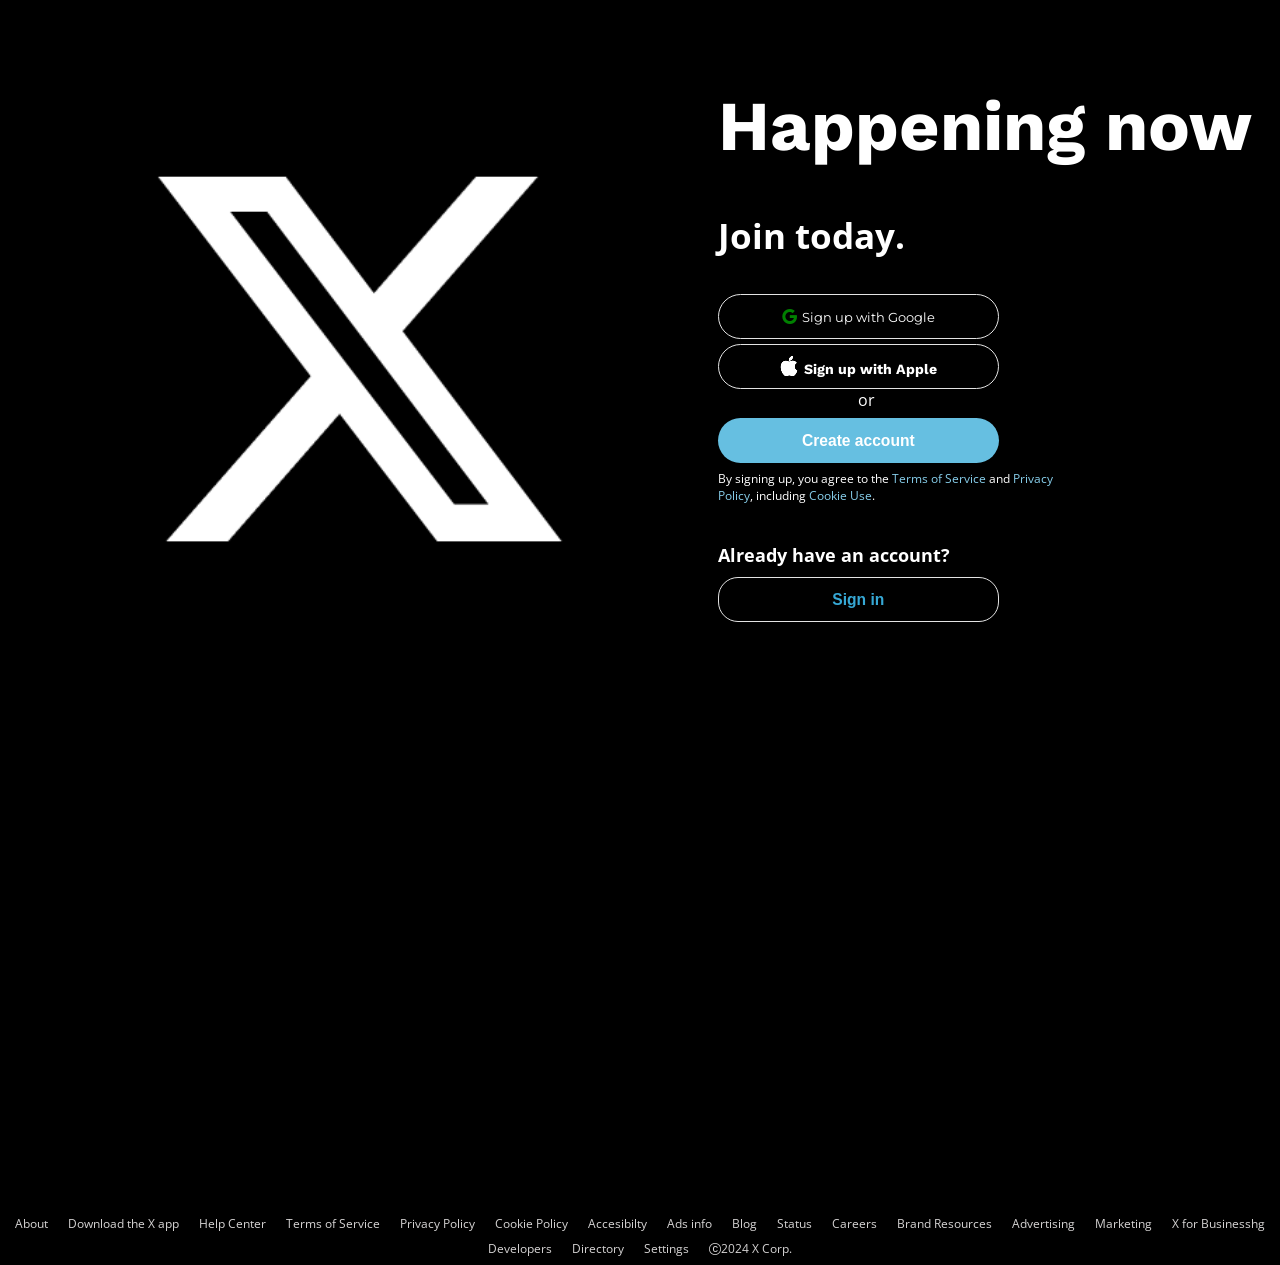
<file: index.html>
<!DOCTYPE html>
<html lang="en">
<head>
    <meta charset="UTF-8">
    <meta name="viewport" content="width=device-width, initial-scale=1.0">
    <title>X-TWITTER</title>
    <link rel="stylesheet" href="twit.css">
    <link href="https://fonts.googleapis.com/css2?family=Bebas+Neue&family=Honk&family=Jost:ital,wght@0,100..900;1,100..900&family=Lexend:wght@100..900&family=M+PLUS+Rounded+1c&family=Manrope:wght@200..800&family=Merienda:wght@300..900&family=Montserrat:ital,wght@0,100..900;1,100..900&family=Noto+Sans+Cham:wght@100..900&family=Open+Sans:ital,wght@0,300..800;1,300..800&family=Poppins:ital,wght@0,100;0,200;0,300;0,400;0,500;0,600;0,700;0,800;0,900;1,100;1,200;1,300;1,400;1,500;1,600;1,700;1,800;1,900&family=Roboto+Condensed:ital,wght@0,100..900;1,100..900&family=Roboto:ital,wght@0,100;0,300;0,400;0,500;0,700;0,900;1,100;1,300;1,400;1,500;1,700;1,900&family=Rubik+Doodle+Shadow&family=Rubik:ital,wght@0,300..900;1,300..900&display=swap" rel="stylesheet">
    <link href="https://fonts.googleapis.com/css2?family=Bebas+Neue&family=Honk&family=Jost:ital,wght@0,100..900;1,100..900&family=Lexend:wght@100..900&family=M+PLUS+Rounded+1c&family=Manrope:wght@200..800&family=Merienda:wght@300..900&family=Montserrat:ital,wght@0,100..900;1,100..900&family=Noto+Sans+Cham:wght@100..900&family=Open+Sans:ital,wght@0,300..800;1,300..800&family=Poppins:ital,wght@0,100;0,200;0,300;0,400;0,500;0,600;0,700;0,800;0,900;1,100;1,200;1,300;1,400;1,500;1,600;1,700;1,800;1,900&family=Roboto+Condensed:ital,wght@0,100..900;1,100..900&family=Roboto:ital,wght@0,100;0,300;0,400;0,500;0,700;0,900;1,100;1,300;1,400;1,500;1,700;1,900&family=Rubik+Doodle+Shadow&family=Rubik:ital,wght@0,300..900;1,300..900&family=Work+Sans:ital,wght@0,100..900;1,100..900&display=swap" rel="stylesheet">
    <link rel="stylesheet" href="https://cdn.jsdelivr.net/npm/bootstrap-icons@1.11.3/font/bootstrap-icons.min.css">
</head>
<body>
    
<section class="container">

<div class="cont">
    <div class="X"></div>
    <div class="side">
        <h1>Happening now</h1>
        <h3>Join today.</h3>
        <button class="butt"><i class="bi bi-google"></i>Sign up with Google</button>
        <button class="butt1"><h5><i class="bi bi-apple"></i>Sign up with Apple</h5></button>
        <p class="paragraph">or</p>
        <button class="butt3"><h3>Create account</h3></button>
        <p style="font-size: 12px; padding-top: 7px;">By signing up, you agree to the <span>Terms of Service</span> and <span> Privacy <br>Policy</span>, including <span>Cookie Use</span>.
        </p>
        <h5>Already have an account?</h5>
        <a href="Home.html"><button class="butt4"><h3>Sign in</h3></button></a>
        
    </div>
</div>
     
   <div class="about">
    <a href="">About</a>
    <a href="">Download the X app</a>
    <a href="">Help Center</a>
    <a href="">Terms of Service</a>
    <a href="">Privacy Policy</a>
    <a href="">Cookie Policy</a>
    <a href="">Accesibilty</a>
    <a href="">Ads info</a>
    <a href="">Blog</a>
    <a href="">Status</a>
    <a href="">Careers</a>
    <a href="">Brand Resources</a>
    <a href="">Advertising</a>
    <a href="">Marketing</a>
    <a href="">X for Businesshg</a>
   </div>
   <div class="about2">
    <a href="">Developers</a>
    <a href="">Directory</a>
    <a href="">Settings</a>
    <a href=""><i class="bi bi-c-circle"></i>2024 X Corp.</a>
   </div>

</section>

</body>
</html>
</file>
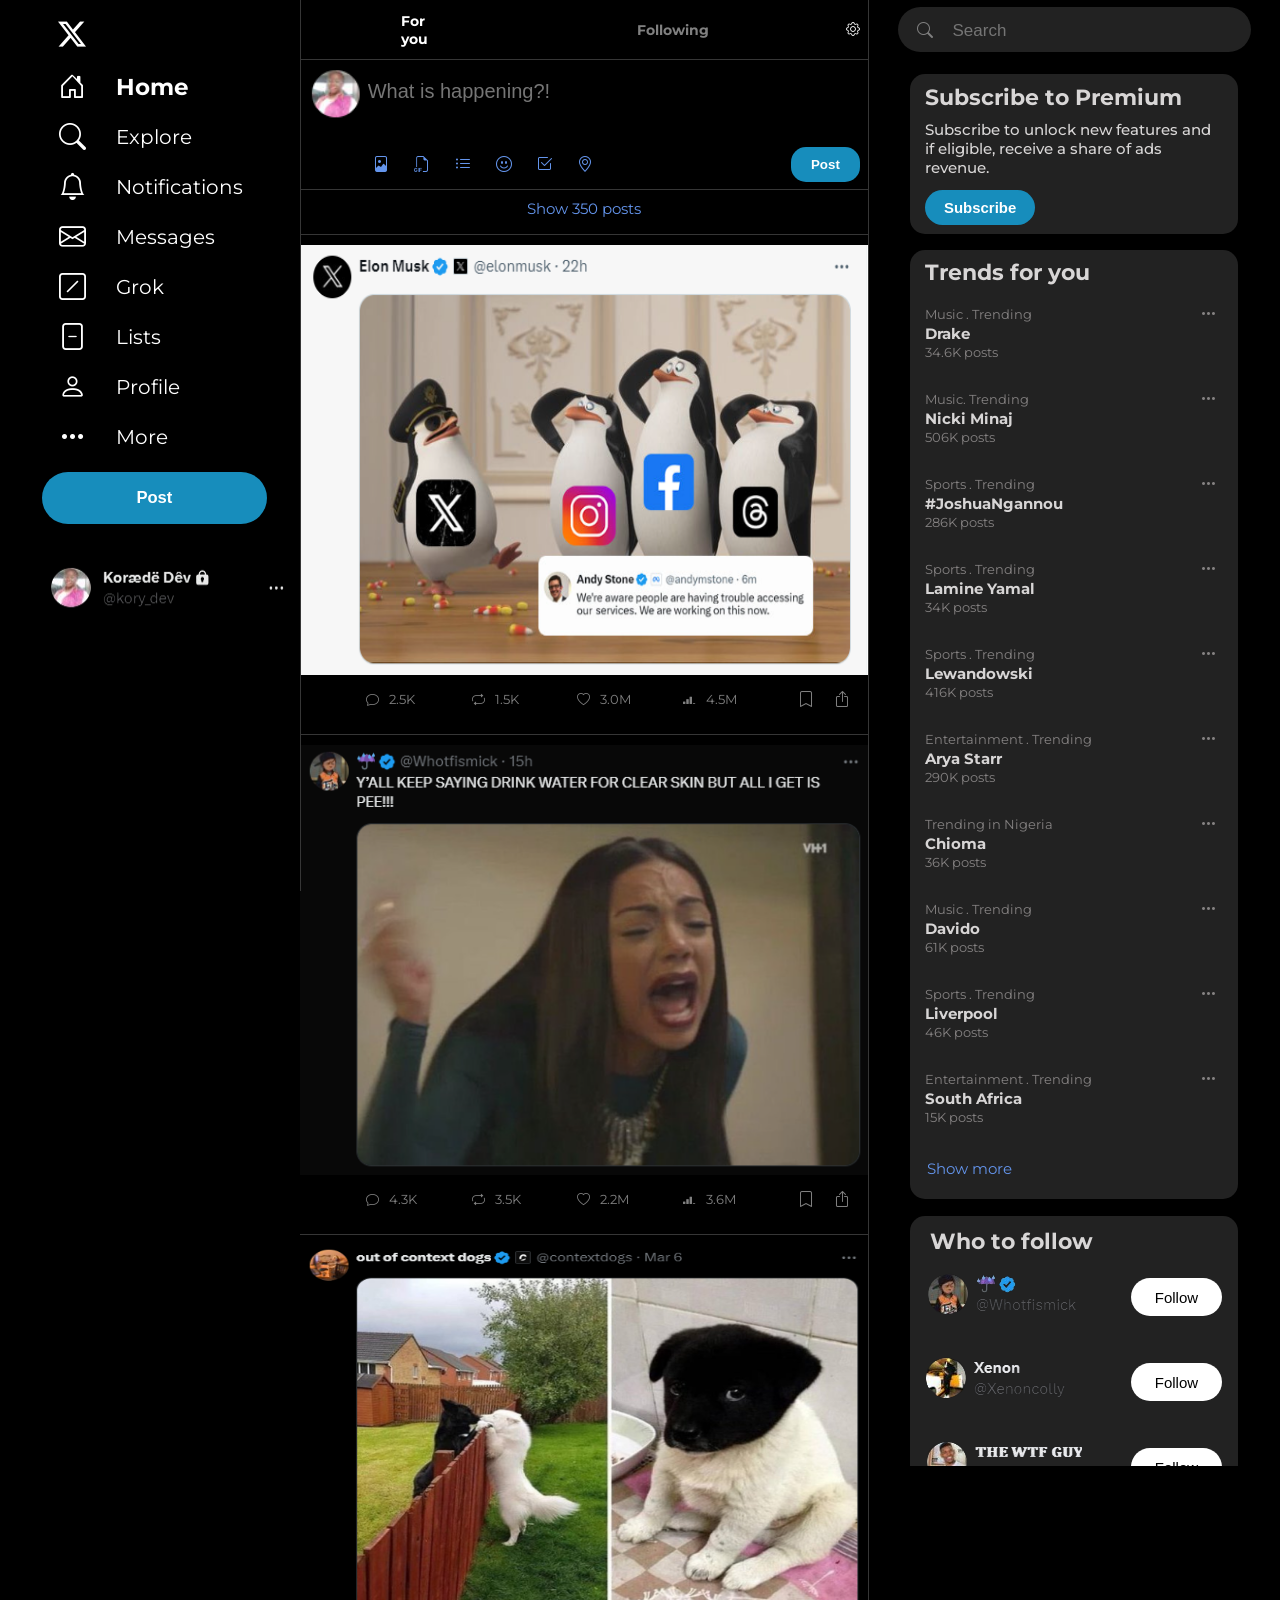
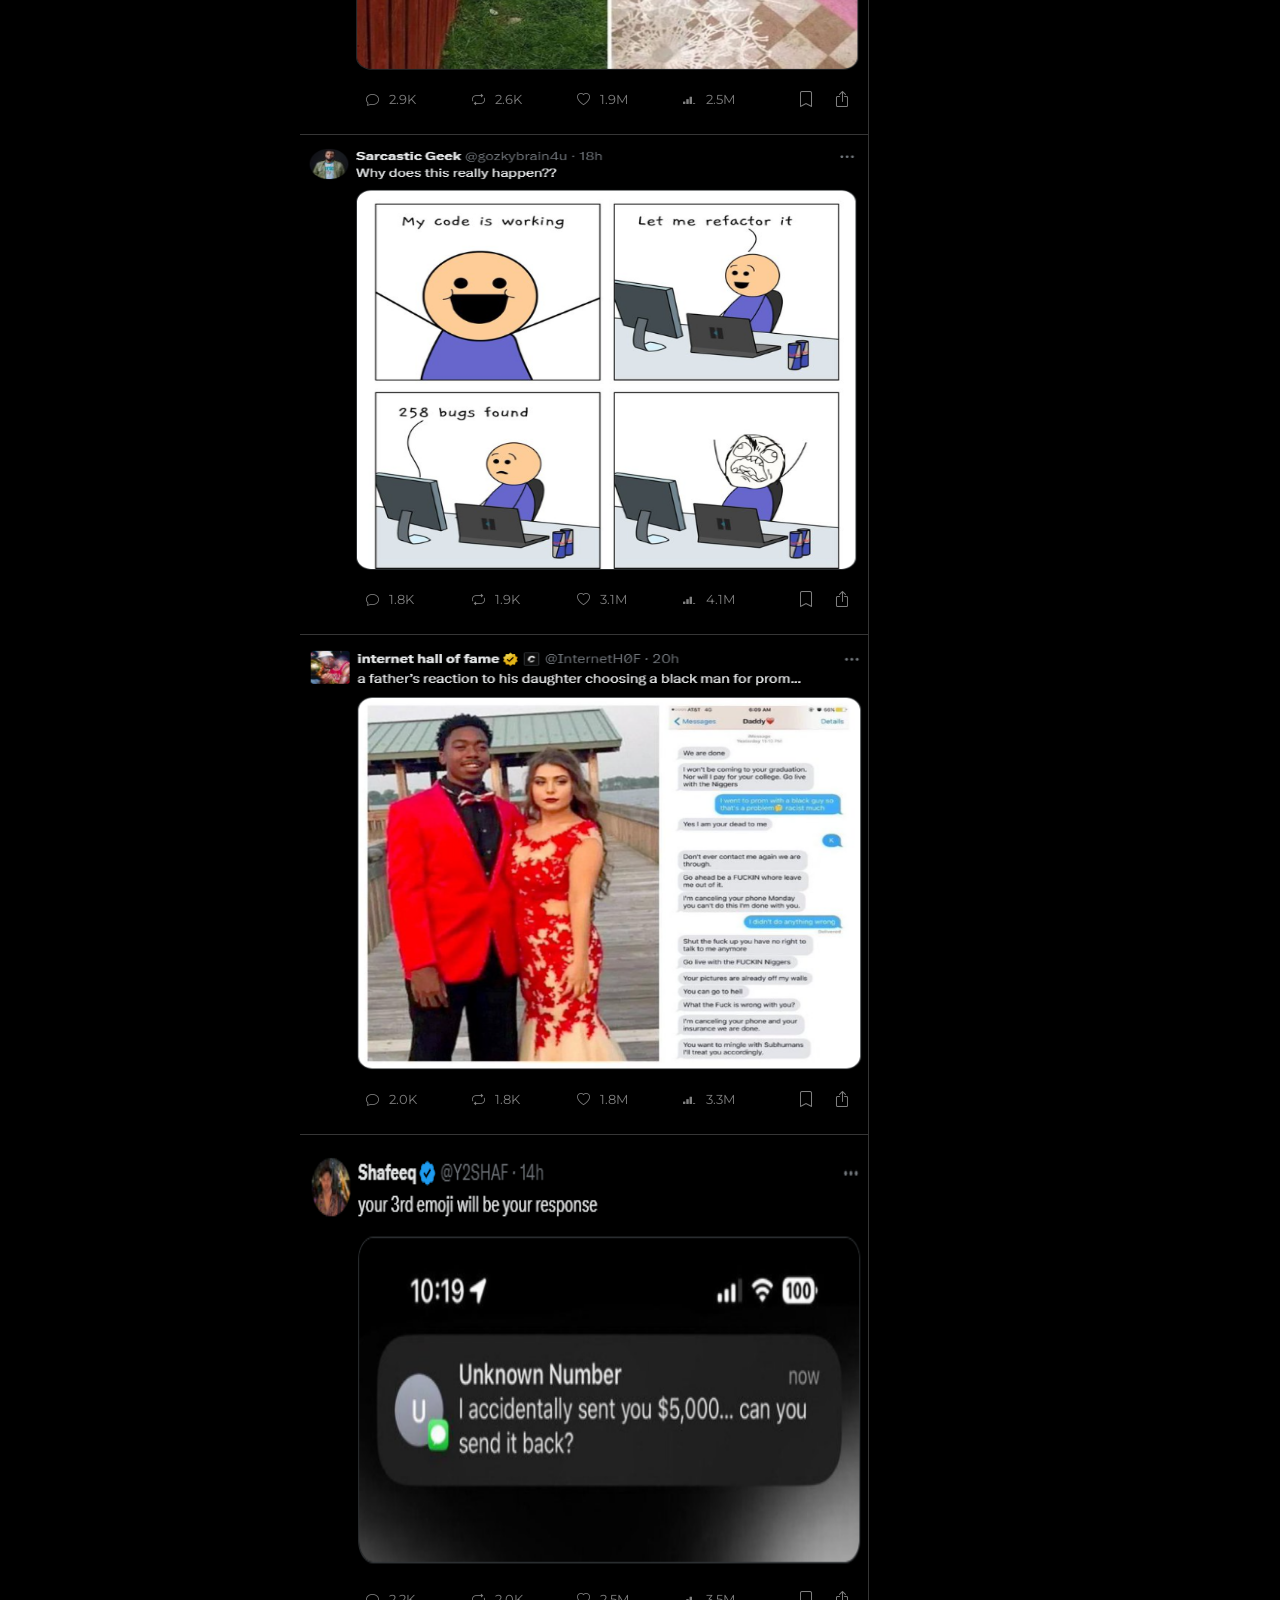
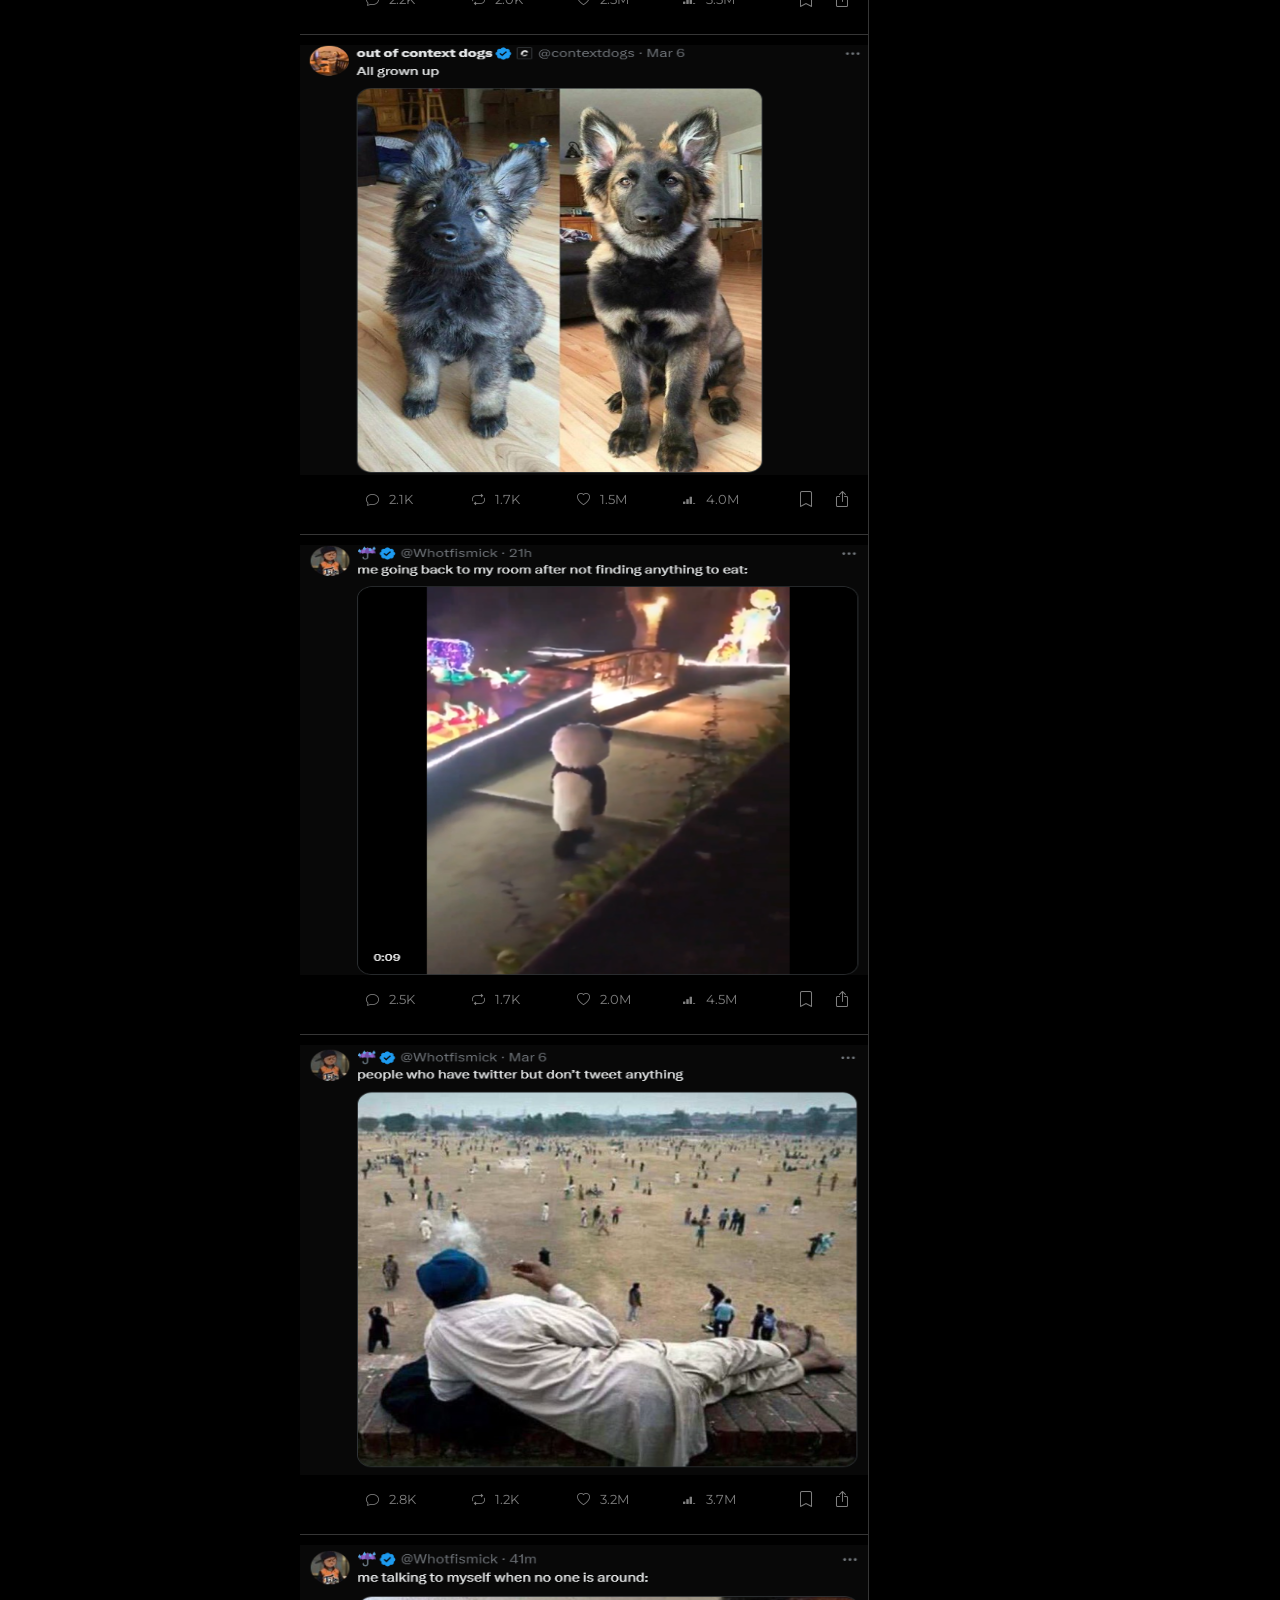
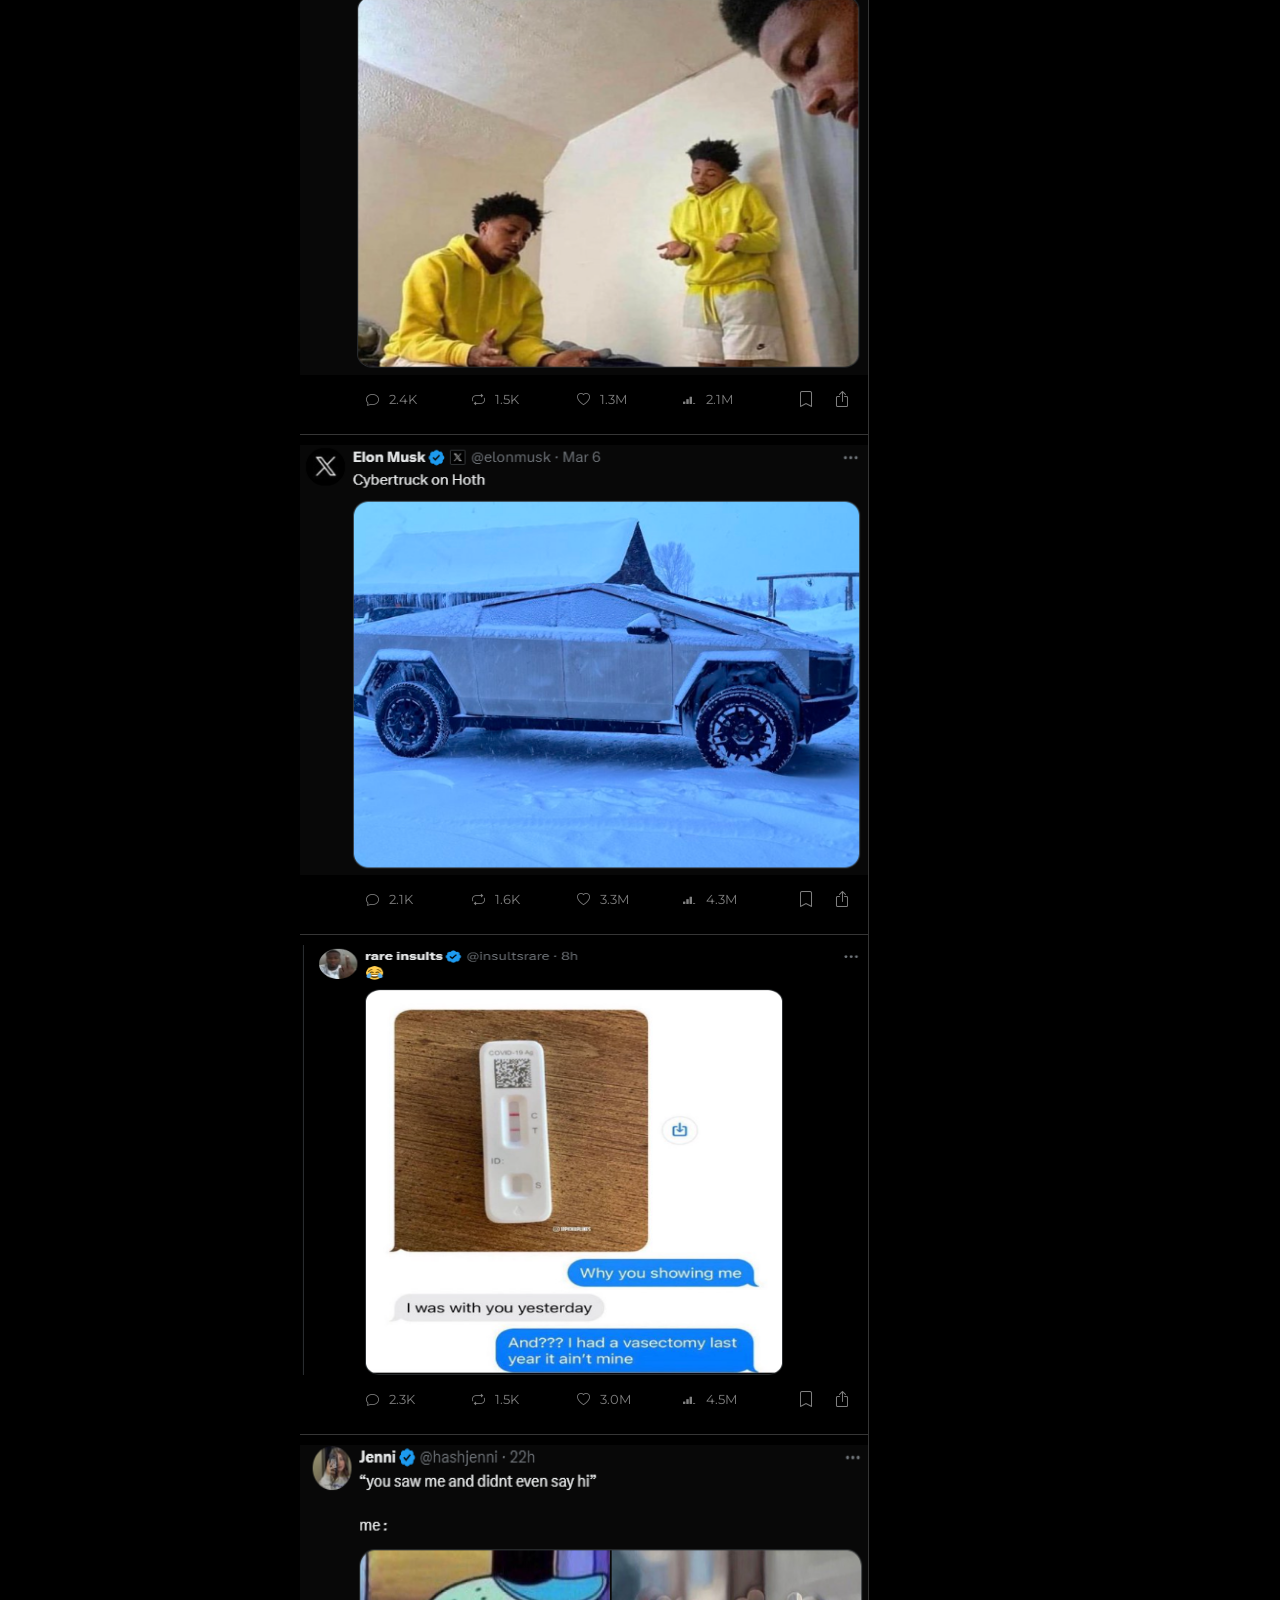
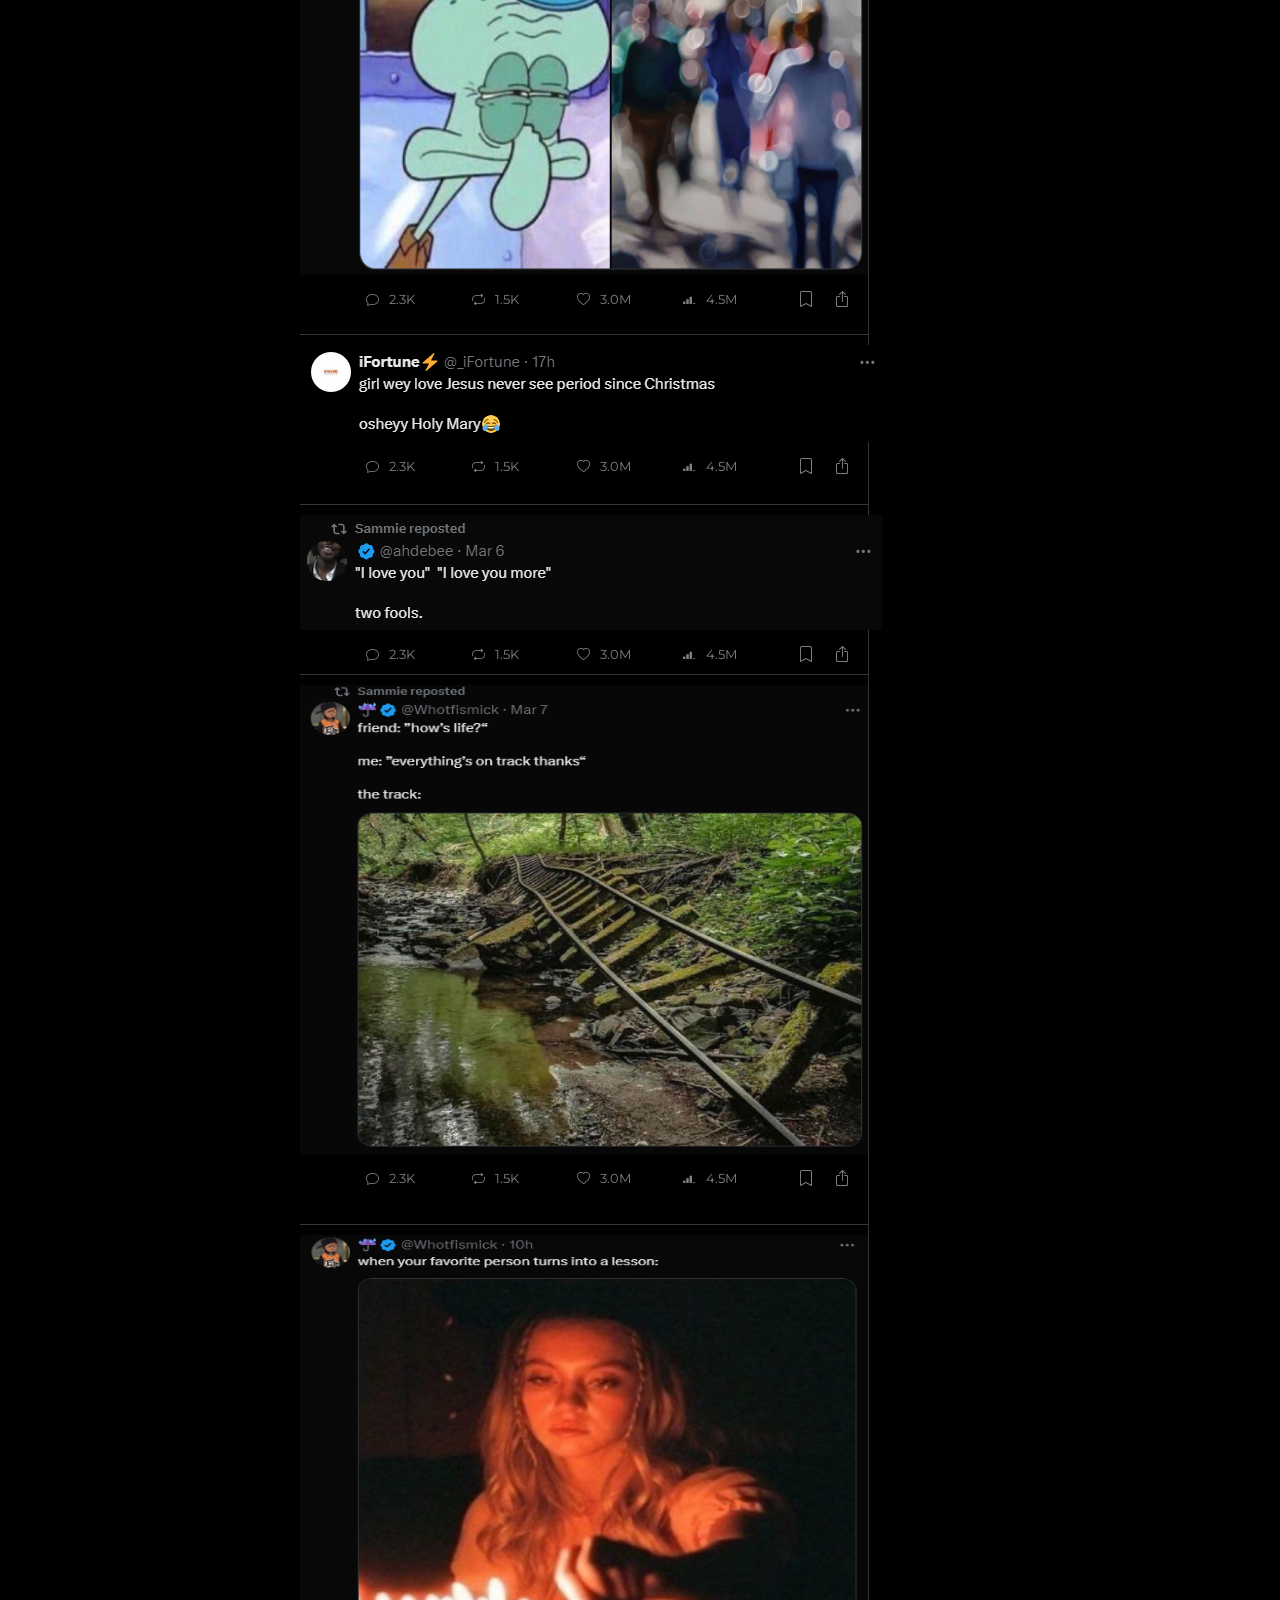
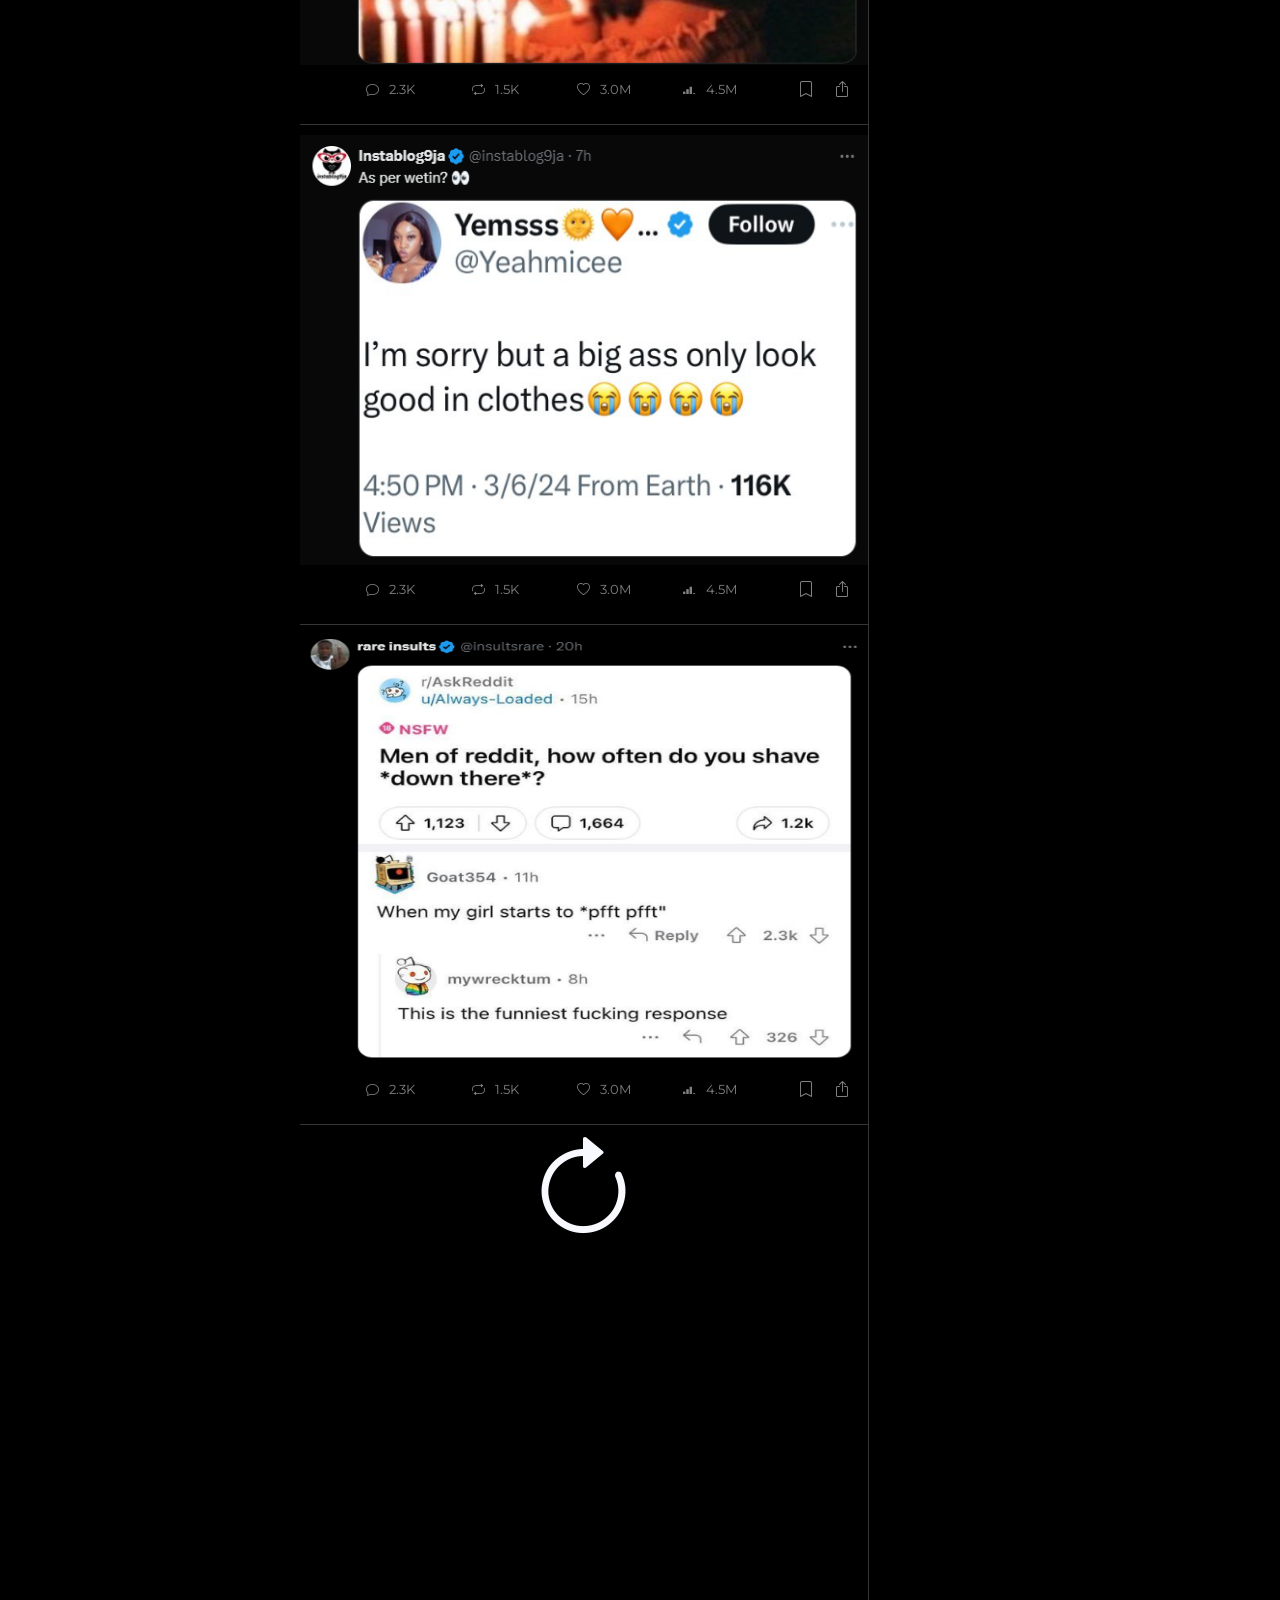
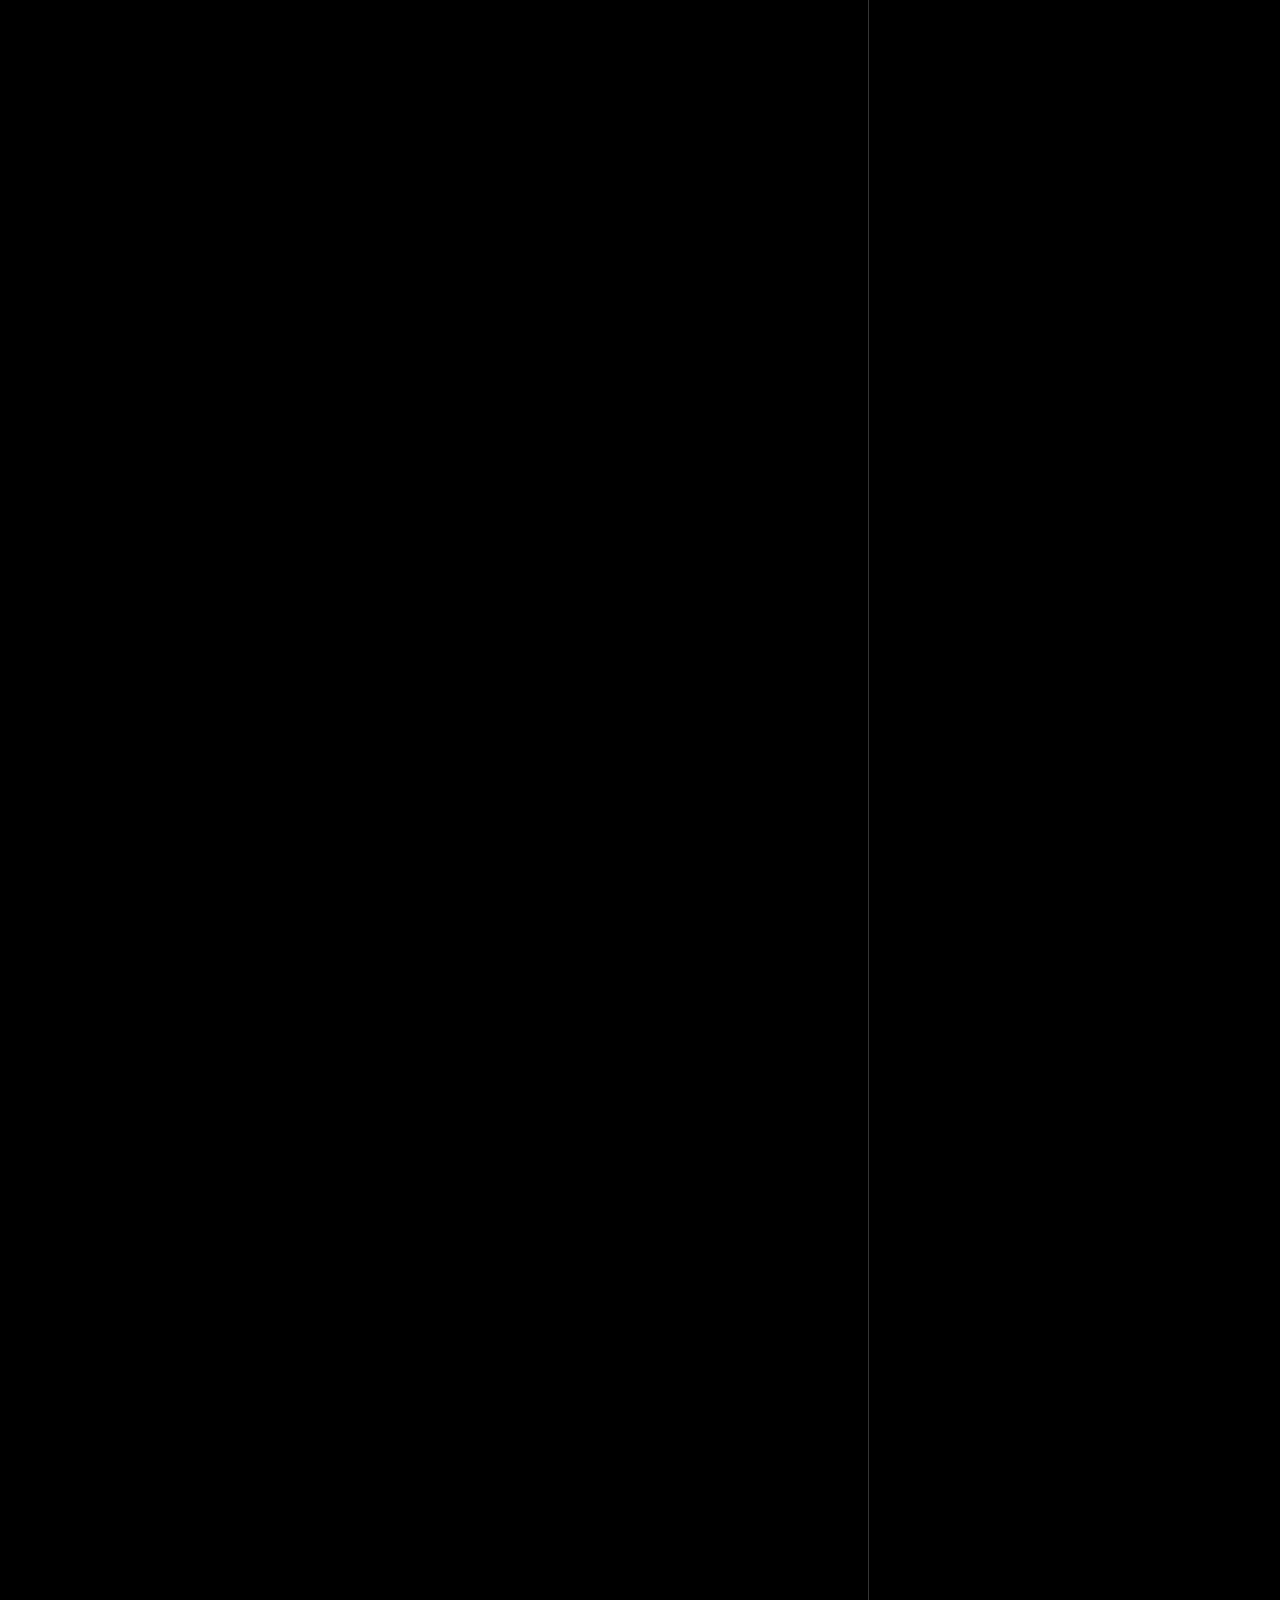
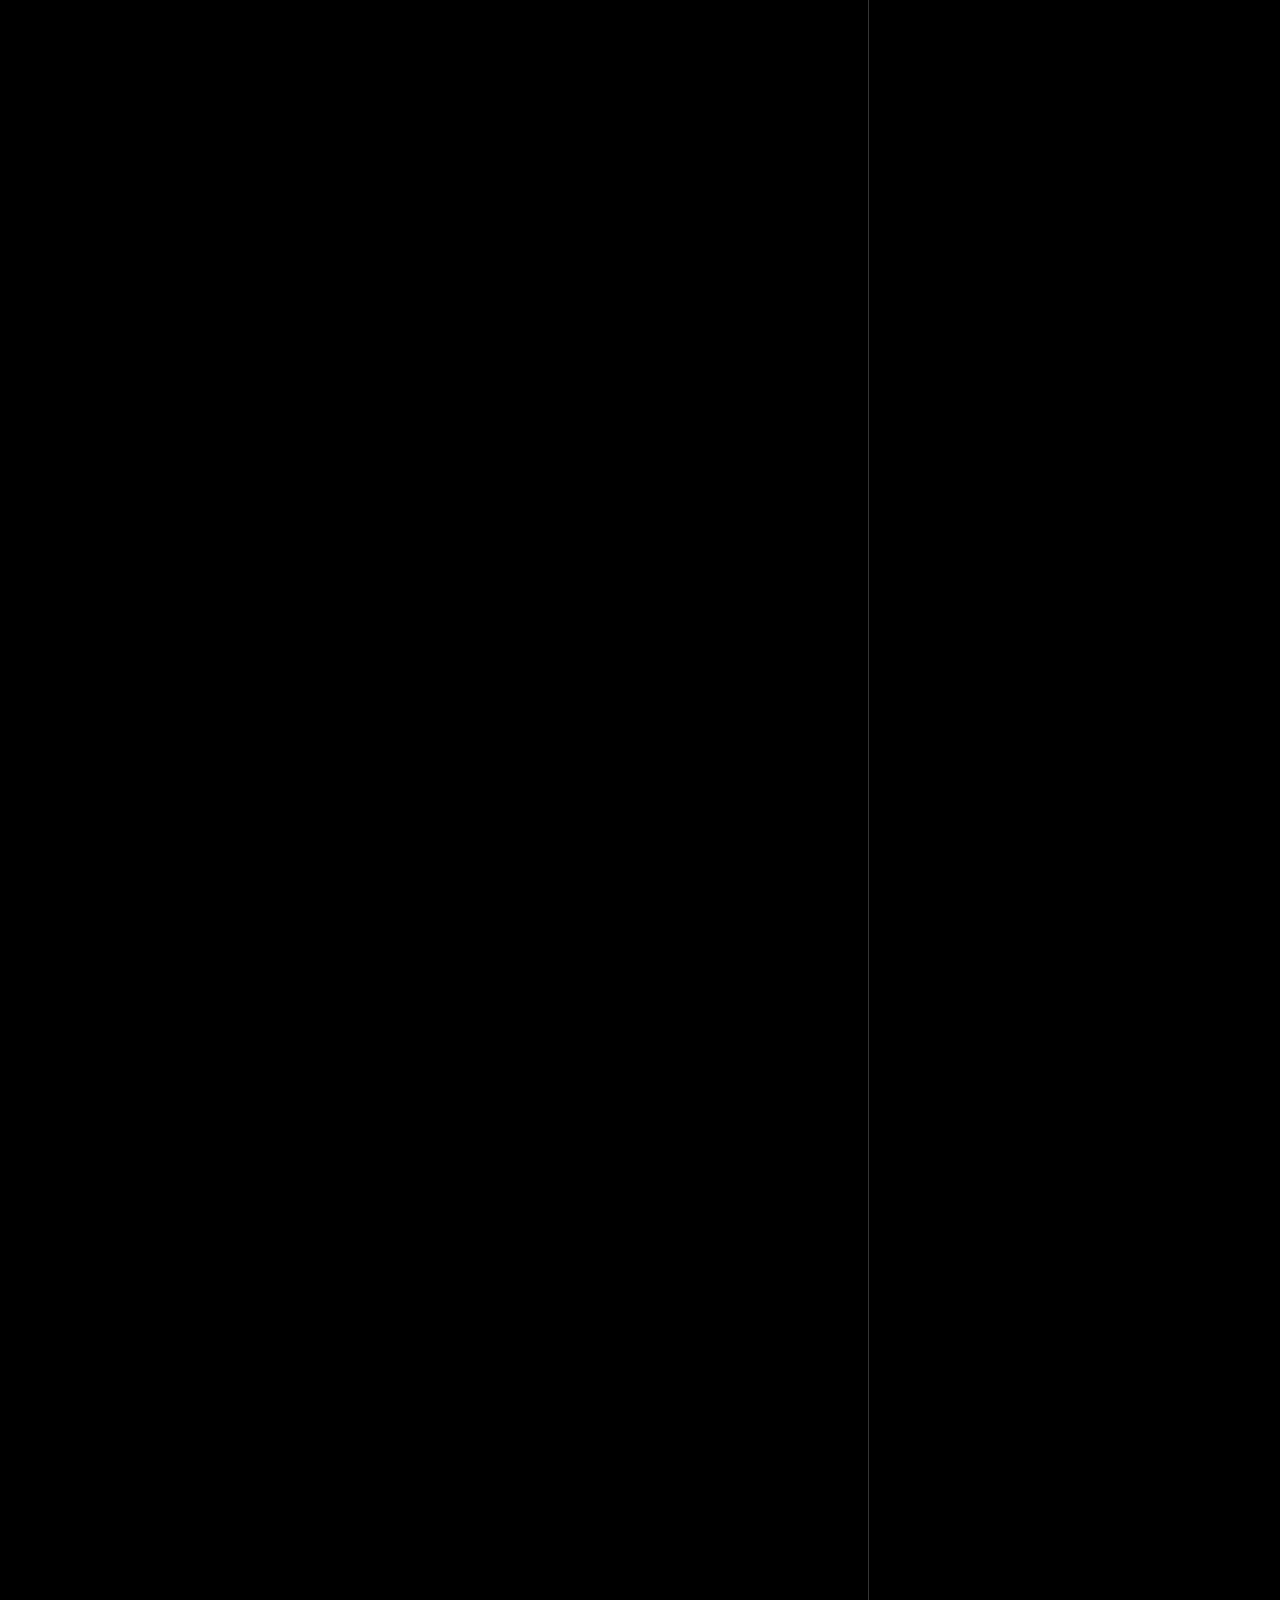
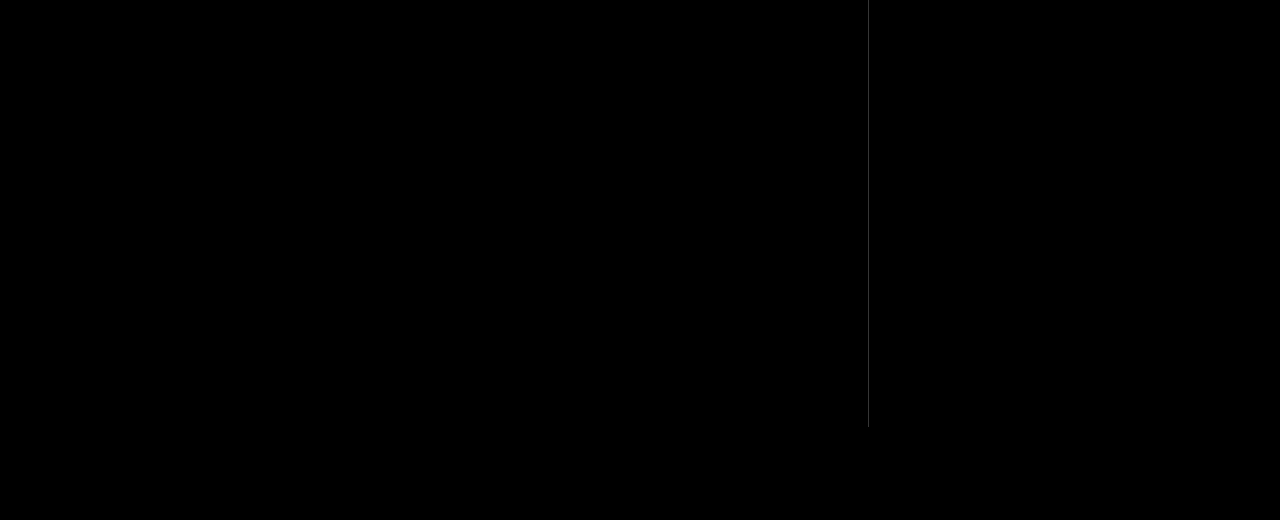
<file: Home.html>
<!DOCTYPE html>
<html lang="en">

<head>
    <meta charset="UTF-8">
    <meta name="viewport" content="width=device-width, initial-scale=1.0">
    <title>X Home Page</title>
    <link rel="stylesheet" href="home.css">
    <link rel="stylesheet" href="https://cdn.jsdelivr.net/npm/bootstrap-icons@1.11.3/font/bootstrap-icons.min.css">
    <link
        href="https://fonts.googleapis.com/css2?family=Bebas+Neue&family=Honk&family=Jost:ital,wght@0,100..900;1,100..900&family=Lexend:wght@100..900&family=M+PLUS+Rounded+1c&family=Manrope:wght@200..800&family=Merienda:wght@300..900&family=Montserrat:ital,wght@0,100..900;1,100..900&family=Noto+Sans+Cham:wght@100..900&family=Open+Sans:ital,wght@0,300..800;1,300..800&family=Poppins:ital,wght@0,100;0,200;0,300;0,400;0,500;0,600;0,700;0,800;0,900;1,100;1,200;1,300;1,400;1,500;1,600;1,700;1,800;1,900&family=Roboto+Condensed:ital,wght@0,100..900;1,100..900&family=Roboto:ital,wght@0,100;0,300;0,400;0,500;0,700;0,900;1,100;1,300;1,400;1,500;1,700;1,900&family=Rubik+Doodle+Shadow&family=Rubik:ital,wght@0,300..900;1,300..900&family=Work+Sans:ital,wght@0,100..900;1,100..900&display=swap" rel="stylesheet">

</head>

<body></body>

    <div class="container">

        <div class="left">
            <div class="xx">
                <i class="bi bi-twitter-x"></i>
            </div>
            <div class="home">
                <i class="bi bi-house-door"></i>
                <h3>Home</h3>
            </div>
            <div class="home">
                <i class="bi bi-search"></i>
                <p>Explore</p>
            </div>
            <div class="notify">
                <i class="bi bi-bell"></i>
                <p>Notifications</p>
            </div>
            <div class="msg">
                <i class="bi bi-envelope"></i>
                <p>Messages</p>
            </div>
            <div class="home2">
                <i class="bi bi-slash-square"></i>
                <p>Grok</p>
            </div>
            <div class="home2">
                <i class="bi bi-file-minus"></i>
                <p>Lists</p>
            </div>
            <div class="home2">
                <i class="bi bi-person"></i>
                <p>Profile</p>
            </div>
            <div class="home2">
                <i class="bi bi-three-dots"></i>
                <p>More</p>
            </div>
            <button>
                <h5>Post</h5>
            </button>
            <div class="kay">
                <img src="Images/user.png" alt="">
            </div>

        </div>

        <div class="second">

            <div class="navbar">
                <div class="for">
                    <h4>For you</h4>
                    <h4 style="color: gray;">Following</h4>
                    <i class="bi bi-gear"></i>
                </div>
                <div class="search">
                    <i class="bi bi-search"></i><input type="text" placeholder="Search">
                </div>
            </div>

            <div class="middle">
                <div class="what">
                    <div class="wat">
                        <img src="Images/pfp.png" alt="">
                        <input type="text" placeholder="What is happening?!">
                    </div>
                    <div class="blue">
                        <i class="bi bi-file-image"></i>
                        <i class="bi bi-filetype-gif"></i>
                        <i class="bi bi-list-ul"></i>
                        <i class="bi bi-emoji-smile"></i>
                        <i class="bi bi-check2-square"></i>
                        <i class="bi bi-geo-alt"></i>
                        <button>
                            <h4>Post</h4>
                        </button>
                    </div>
                </div>
                <p>Show 350 posts</p>
                <div class="twit">
                    <img src="Images/elon.png" alt="">
                    <div class="icon">
                        <div class="chat"> <i class="bi bi-chat" id="dif"></i>2.5K</div>
                        <div class="chat"> <i class="bi bi-repeat" id="dif1"></i>1.5K</div>
                        <div class="chat"><i class="bi bi-heart" id="dif2"></i>3.0M</div>
                        <div class="chat"><i class="bi bi-reception-3" id="dif3"></i>4.5M</div>
                        <div class="spa"><i class="bi bi-bookmark"></i>
                            <i class="bi bi-box-arrow-up"></i>
                        </div>
                    </div>
                </div>
                <div class="twit">
                    <img src="Images/aaaaahhh.png" alt="">
                    <div class="icon">
                        <div class="chat"> <i class="bi bi-chat" id="dif"></i>4.3K</div>
                        <div class="chat"> <i class="bi bi-repeat" id="dif1"></i>3.5K</div>
                        <div class="chat"><i class="bi bi-heart" id="dif2"></i>2.2M</div>
                        <div class="chat"><i class="bi bi-reception-3" id="dif3"></i>3.6M</div>
                        <div class="spa"><i class="bi bi-bookmark"></i>
                            <i class="bi bi-box-arrow-up"></i>
                        </div>
                    </div>
                </div>
                <div class="twit">
                    <img src="Images/blackwhite.png" alt="">
                    <div class="icon">
                        <div class="chat"> <i class="bi bi-chat" id="dif"></i>2.9K</div>
                        <div class="chat"> <i class="bi bi-repeat" id="dif1"></i>2.6K</div>
                        <div class="chat"><i class="bi bi-heart" id="dif2"></i>1.9M</div>
                        <div class="chat"><i class="bi bi-reception-3" id="dif3"></i>2.5M</div>
                        <div class="spa"><i class="bi bi-bookmark"></i>
                            <i class="bi bi-box-arrow-up"></i>
                        </div>
                    </div>
                </div>
                <div class="twit">
                    <img src="Images/coding.png" alt="">
                    <div class="icon">
                        <div class="chat"> <i class="bi bi-chat" id="dif"></i>1.8K</div>
                        <div class="chat"> <i class="bi bi-repeat" id="dif1"></i>1.9K</div>
                        <div class="chat"><i class="bi bi-heart" id="dif2"></i>3.1M</div>
                        <div class="chat"><i class="bi bi-reception-3" id="dif3"></i>4.1M</div>
                        <div class="spa"><i class="bi bi-bookmark"></i>
                            <i class="bi bi-box-arrow-up"></i>
                        </div>
                    </div>
                </div>
                <div class="twit">
                    <img src="Images/dark boy.png" alt="">
                    <div class="icon">
                        <div class="chat"> <i class="bi bi-chat" id="dif"></i>2.0K</div>
                        <div class="chat"> <i class="bi bi-repeat" id="dif1"></i>1.8K</div>
                        <div class="chat"><i class="bi bi-heart" id="dif2"></i>1.8M</div>
                        <div class="chat"><i class="bi bi-reception-3" id="dif3"></i>3.3M</div>
                        <div class="spa"><i class="bi bi-bookmark"></i>
                            <i class="bi bi-box-arrow-up"></i>
                        </div>
                    </div>
                </div>
                <div class="twit">
                    <img src="Images/onlymeand.png" alt="">
                    <div class="icon">
                        <div class="chat"> <i class="bi bi-chat" id="dif"></i>2.2K</div>
                        <div class="chat"> <i class="bi bi-repeat" id="dif1"></i>2.0K</div>
                        <div class="chat"><i class="bi bi-heart" id="dif2"></i>2.5M</div>
                        <div class="chat"><i class="bi bi-reception-3" id="dif3"></i>3.5M</div>
                        <div class="spa"><i class="bi bi-bookmark"></i>
                            <i class="bi bi-box-arrow-up"></i>
                        </div>
                    </div>
                </div>
                <div class="twit">
                    <img src="Images/doggy.png" alt="">
                    <div class="icon">
                        <div class="chat"> <i class="bi bi-chat" id="dif"></i>2.1K</div>
                        <div class="chat"> <i class="bi bi-repeat" id="dif1"></i>1.7K</div>
                        <div class="chat"><i class="bi bi-heart" id="dif2"></i>1.5M</div>
                        <div class="chat"><i class="bi bi-reception-3" id="dif3"></i>4.0M</div>
                        <div class="spa"><i class="bi bi-bookmark"></i>
                            <i class="bi bi-box-arrow-up"></i>
                        </div>
                    </div>
                </div>
                <div class="twit">
                    <img src="Images/sleeepppp.png" alt="">
                    <div class="icon">
                        <div class="chat"> <i class="bi bi-chat" id="dif"></i>2.5K</div>
                        <div class="chat"> <i class="bi bi-repeat" id="dif1"></i>1.7K</div>
                        <div class="chat"><i class="bi bi-heart" id="dif2"></i>2.0M</div>
                        <div class="chat"><i class="bi bi-reception-3" id="dif3"></i>4.5M</div>
                        <div class="spa"><i class="bi bi-bookmark"></i>
                            <i class="bi bi-box-arrow-up"></i>
                        </div>
                    </div>
                </div>
                <div class="twit">
                    <img src="Images/twice.png" alt="">
                    <div class="icon">
                        <div class="chat"> <i class="bi bi-chat" id="dif"></i>2.8K</div>
                        <div class="chat"> <i class="bi bi-repeat" id="dif1"></i>1.2K</div>
                        <div class="chat"><i class="bi bi-heart" id="dif2"></i>3.2M</div>
                        <div class="chat"><i class="bi bi-reception-3" id="dif3"></i>3.7M</div>
                        <div class="spa"><i class="bi bi-bookmark"></i>
                            <i class="bi bi-box-arrow-up"></i>
                        </div>
                    </div>
                </div>
                <div class="twit">
                    <img src="Images/thinking.png" alt="">
                    <div class="icon">
                        <div class="chat"> <i class="bi bi-chat" id="dif"></i>2.4K</div>
                        <div class="chat"> <i class="bi bi-repeat" id="dif1"></i>1.5K</div>
                        <div class="chat"><i class="bi bi-heart" id="dif2"></i>1.3M</div>
                        <div class="chat"><i class="bi bi-reception-3" id="dif3"></i>2.1M</div>
                        <div class="spa"><i class="bi bi-bookmark"></i>
                            <i class="bi bi-box-arrow-up"></i>
                        </div>
                    </div>
                </div>
                <div class="twit">
                    <img src="Images/elon2.png" alt="">
                    <div class="icon">
                        <div class="chat"> <i class="bi bi-chat" id="dif"></i>2.1K</div>
                        <div class="chat"> <i class="bi bi-repeat" id="dif1"></i>1.6K</div>
                        <div class="chat"><i class="bi bi-heart" id="dif2"></i>3.3M</div>
                        <div class="chat"><i class="bi bi-reception-3" id="dif3"></i>4.3M</div>
                        <div class="spa"><i class="bi bi-bookmark"></i>
                            <i class="bi bi-box-arrow-up"></i>
                        </div>
                    </div>
                </div>
                <div class="twit">
                    <img src="Images/preggy.png" alt="">
                    <div class="icon">
                        <div class="chat"> <i class="bi bi-chat" id="dif"></i>2.3K</div>
                        <div class="chat"> <i class="bi bi-repeat" id="dif1"></i>1.5K</div>
                        <div class="chat"><i class="bi bi-heart" id="dif2"></i>3.0M</div>
                        <div class="chat"><i class="bi bi-reception-3" id="dif3"></i>4.5M</div>
                        <div class="spa"><i class="bi bi-bookmark"></i>
                            <i class="bi bi-box-arrow-up"></i>
                        </div>
                    </div>
                </div>
                <div class="twit">
                    <img src="Images/seen.png" alt="">
                    <div class="icon">
                        <div class="chat"> <i class="bi bi-chat" id="dif"></i>2.3K</div>
                        <div class="chat"> <i class="bi bi-repeat" id="dif1"></i>1.5K</div>
                        <div class="chat"><i class="bi bi-heart" id="dif2"></i>3.0M</div>
                        <div class="chat"><i class="bi bi-reception-3" id="dif3"></i>4.5M</div>
                        <div class="spa"><i class="bi bi-bookmark"></i>
                            <i class="bi bi-box-arrow-up"></i>
                        </div>
                    </div>
                </div>
                <div class="twit2">
                    <img src="Images/short.png" alt="">
                    <div class="icon">
                        <div class="chat"> <i class="bi bi-chat" id="dif"></i>2.3K</div>
                        <div class="chat"> <i class="bi bi-repeat" id="dif1"></i>1.5K</div>
                        <div class="chat"><i class="bi bi-heart" id="dif2"></i>3.0M</div>
                        <div class="chat"><i class="bi bi-reception-3" id="dif3"></i>4.5M</div>
                        <div class="spa"><i class="bi bi-bookmark"></i>
                            <i class="bi bi-box-arrow-up"></i>
                        </div>
                    </div>
                </div>
                <div class="twit2">
                    <img src="Images/short2.png" alt="">
                    <div class="icon">
                        <div class="chat"> <i class="bi bi-chat" id="dif"></i>2.3K</div>
                        <div class="chat"> <i class="bi bi-repeat" id="dif1"></i>1.5K</div>
                        <div class="chat"><i class="bi bi-heart" id="dif2"></i>3.0M</div>
                        <div class="chat"><i class="bi bi-reception-3" id="dif3"></i>4.5M</div>
                        <div class="spa"><i class="bi bi-bookmark"></i>
                            <i class="bi bi-box-arrow-up"></i>
                        </div>
                    </div>
                </div>

                <div class="twit3">
                    <img src="Images/track.png" alt="">
                    <div class="icon">
                        <div class="chat"> <i class="bi bi-chat" id="dif"></i>2.3K</div>
                        <div class="chat"> <i class="bi bi-repeat" id="dif1"></i>1.5K</div>
                        <div class="chat"><i class="bi bi-heart" id="dif2"></i>3.0M</div>
                        <div class="chat"><i class="bi bi-reception-3" id="dif3"></i>4.5M</div>
                        <div class="spa"><i class="bi bi-bookmark"></i>
                            <i class="bi bi-box-arrow-up"></i>
                        </div>
                    </div>
                </div>
                <div class="twit">
                    <img src="Images/saddyyy.png" alt="">
                    <div class="icon">
                        <div class="chat"> <i class="bi bi-chat" id="dif"></i>2.3K</div>
                        <div class="chat"> <i class="bi bi-repeat" id="dif1"></i>1.5K</div>
                        <div class="chat"><i class="bi bi-heart" id="dif2"></i>3.0M</div>
                        <div class="chat"><i class="bi bi-reception-3" id="dif3"></i>4.5M</div>
                        <div class="spa"><i class="bi bi-bookmark"></i>
                            <i class="bi bi-box-arrow-up"></i>
                        </div>
                    </div>
                </div>
                <div class="twit">
                    <img src="Images/asssss.png" alt="">
                    <div class="icon">
                        <div class="chat"> <i class="bi bi-chat" id="dif"></i>2.3K</div>
                        <div class="chat"> <i class="bi bi-repeat" id="dif1"></i>1.5K</div>
                        <div class="chat"><i class="bi bi-heart" id="dif2"></i>3.0M</div>
                        <div class="chat"><i class="bi bi-reception-3" id="dif3"></i>4.5M</div>
                        <div class="spa"><i class="bi bi-bookmark"></i>
                            <i class="bi bi-box-arrow-up"></i>
                        </div>
                    </div>
                </div>
                <div class="twit">
                    <img src="Images/pfffttt.png" alt="">
                    <div class="icon">
                        <div class="chat"> <i class="bi bi-chat" id="dif"></i>2.3K</div>
                        <div class="chat"> <i class="bi bi-repeat" id="dif1"></i>1.5K</div>
                        <div class="chat"><i class="bi bi-heart" id="dif2"></i>3.0M</div>
                        <div class="chat"><i class="bi bi-reception-3" id="dif3"></i>4.5M</div>
                        <div class="spa"><i class="bi bi-bookmark"></i>
                            <i class="bi bi-box-arrow-up"></i>
                        </div>
                    </div>
                </div>
                <i class="bi bi-arrow-clockwise"></i>

            </div>

            <div class="last">

                <div class="right">
                    <div class="sub">
                        <h3>Subscribe to Premium</h3>
                        <p>Subscribe to unlock new features and if eligible, receive a share of ads revenue.</p>
                        <button>
                            <h5>Subscribe</h5>
                        </button>
                    </div>
                    <div class="trends">
                        <h3>Trends for you</h3>
                        <div class="post">
                            <div class="posts">
                                <p>Music . Trending</p>
                                <h5>Drake</h5>
                                <p>34.6K posts</p>
                            </div>
                            <div class="con"> <i class="bi bi-three-dots"></i></div>
                        </div>
                        <div class="post">
                            <div class="posts">
                                <p>Music. Trending</p>
                                <h5>Nicki Minaj</h5>
                                <p>506K posts</p>
                            </div>
                            <div class="con"> <i class="bi bi-three-dots"></i></div>
                        </div>
                        <div class="post">
                            <div class="posts">
                                <p>Sports . Trending</p>
                                <h5>#JoshuaNgannou</h5>
                                <p>286K posts</p>
                            </div>
                            <div class="con"> <i class="bi bi-three-dots"></i></div>
                        </div>
                        <div class="post">
                            <div class="posts">
                                <p>Sports . Trending</p>
                                <h5>Lamine Yamal</h5>
                                <p>34K posts</p>
                            </div>
                            <div class="con"> <i class="bi bi-three-dots"></i></div>
                        </div>
                        <div class="post">
                            <div class="posts">
                                <p>Sports . Trending</p>
                                <h5>Lewandowski</h5>
                                <p>416K posts</p>
                            </div>
                            <div class="con"> <i class="bi bi-three-dots"></i></div>
                        </div>
                        <div class="post">
                            <div class="posts">
                                <p>Entertainment . Trending</p>
                                <h5>Arya Starr</h5>
                                <p>290K posts</p>
                            </div>
                            <div class="con"> <i class="bi bi-three-dots"></i></div>
                        </div>
                        <div class="post">
                            <div class="posts">
                                <p>Trending in Nigeria</p>
                                <h5>Chioma</h5>
                                <p>36K posts</p>
                            </div>
                            <div class="con"> <i class="bi bi-three-dots"></i></div>
                        </div>
                        <div class="post">
                            <div class="posts">
                                <p>Music . Trending</p>
                                <h5>Davido</h5>
                                <p>61K posts</p>
                            </div>
                            <div class="con"> <i class="bi bi-three-dots"></i></div>
                        </div>
                        <div class="post">
                            <div class="posts">
                                <p>Sports . Trending</p>
                                <h5>Liverpool</h5>
                                <p>46K posts</p>
                            </div>
                            <div class="con"> <i class="bi bi-three-dots"></i></div>
                        </div>
                        <div class="post">
                            <div class="posts">
                                <p>Entertainment . Trending</p>
                                <h5>South Africa</h5>
                                <p>15K posts</p>
                            </div>
                            <div class="con"> <i class="bi bi-three-dots"></i></div>
                        </div>
                        <div class="show"><a href="">Show more</a></div>

                    </div>
                    <div class="sub2">
                        <h3>Who to follow</h3>
                        <div class="post2">
                            <div class="posts2">
                                <img src="Images/last (2).png" alt="">
                            </div>
                            <button>Follow</button>
                        </div>
                        <div class="post2">
                            <div class="posts2">
                                <img src="Images/last (3).png" alt="">
                            </div>
                            <button>Follow</button>
                        </div>
                        <div class="post2">
                            <div class="posts2">
                                <img src="Images/last (1).png" alt="">
                            </div>
                            <button>Follow</button>
                        </div>

                        <div class="show"><a href="">Show more</a></div>
                    </div>

                    <div class="contact">
                        <a href="">Terms of Service</a>
                        <a href="">Privacy Policy</a>
                        <a href="">Cookie Policy</a>
                        <a href="">Accessibilty</a>
                        <a href="">Ads info</a>
                        <a href="">More <i class="bi bi-three-dots"></i></a>
                        <p><i class="bi bi-c-circle"></i>2024 X Corp.</p>
                    </div>

                </div>
            </div>
        </div>
    </div>

</body>

</html>
</file>
<file: twit.css>
*{
    margin: 0;
    padding: 0;
    box-sizing: border-box;
}
.container{
    width: 100%;
    height: max-content;
    font-family: "Open Sans", sans-serif;
    background-color: black;
    color: white;
}
.cont{
    width: 100%;
    height: 90%;
    display: flex;
}
.X{
    width: 60%;
    height: 135vh;
    /* border: solid bisque; */
    background-image: url(Images/X.png);
    background-repeat: no-repeat;
    background-size: contain;
}
.side{
    /* border: solid darkgreen; */
    width: 47%;
    height: 100%;
}
.side> h1{
    font-size: 70px;
    padding-top: 85px;
    font-family: "Work Sans", sans-serif;
}
.side> h3{
    font-size: 35px;
    padding-top: 45px;
}
.butt{
    width: 50%;
    height: 45px;
    border: 1px solid rgb(227, 227, 227);
    background-color: transparent;
    border-radius: 23px;
    margin-top: 35px;
    font-family: "Montserrat", sans-serif;
    color: white;
}
.butt:hover{
    cursor: pointer;
    background-color: rgb(182, 203, 203);
    color: whitesmoke;
}
.butt> i{
    font-size: 15px;
    padding-right: 5px;
    color: green;
}
.butt1{
    width: 50%;
    height: 45px;
    border: 1px solid rgb(227, 227, 227);
    background-color: transparent;
    font-size: 17px;
    border-radius: 23px;
    margin-top: 5px;
    font-family: "Work Sans", sans-serif;
    color: white;

}
.butt1> h5>i{
    font-size: 20px;
    padding-right: 5px;
}
.butt1:hover{
    cursor: pointer;
    background-color: rgb(118, 116, 116);
}
.paragraph{
    padding-left: 25%;
}
.butt3{
    width: 50%;
    height: 45px;
    border: none;
    background-color: rgb(102, 191, 225);
    border-radius: 23px;
    text-align: center;
    margin-top: 7px;
    color: white;
}
.butt3:hover{
    background-color: rgb(31, 151, 198);
    cursor: pointer;
}
span{
    color: skyblue;
}
span:hover{
    cursor: pointer;
    text-decoration: underline;
}
.side> h5{
    font-size: 18px;
    padding-top: 7%;
}
.butt4{
    width: 50%;
    height: 45px;
    border: 1px solid rgb(227, 227, 227);
    background-color: transparent;
    border-radius: 20px;
    margin-top: 10px;
    color:  rgb(54, 168, 213);
}
.butt4:hover{
    cursor: pointer;
    background-color:  rgb(233, 250, 250);
}


.about{
     width: 100%;
     height: 25px;
     display: flex;
     gap: 20px;
     justify-content: center;
     font-size: 12px;
     /* border: solid mediumspringgreen; */
}
.about> a{
    text-decoration: none;
    color: rgb(214, 212, 212);
}
.about> a:hover{
    cursor: pointer;
    text-decoration: underline;
}
.about2{
    width: 100%;
    height: 25px;
    font-size: 12px;
    text-align: center;
    display: flex;
    justify-content: center;
    gap: 20px;
    /* border: solid beige; */
}
.about2> a{
    text-decoration: none;
    color: rgb(214, 212, 212);
}
.about2> a:hover{
    cursor: pointer;
    text-decoration: underline;
}






@media screen and (max-width: 1200px) {
    .side> h1{
        font-size: 60px;
        padding-top: 60px;
    }
    .about{
        width: 95%;
        gap: 15px;
        flex-wrap: wrap;
        height: 50px;
        margin-left: 3%;
    }
    .about2{
        height: 35px;
        padding-top: 1%;
    }
    
}



@media screen and (max-width: 800px) {
    .cont{
        flex-direction: column;
    }
    .X{
        width: 100%;
        height: 120vh;
    }
    .side{
        width: 100%;
        display: flex;
        flex-direction: column;
        align-items: center;
    }
    .side> h1{
        padding-top: 10px;
    }
    .paragraph{
        padding-left: 0%;
        padding-top: 2%;
        padding-bottom: 1%;
    }
    .side> h5{
        padding-top: 3%;
    }
    .butt4{
        width: 200px;
        border-radius: 25px;
    }
    .about{
        margin-top: 2%;
    }
}



@media screen and (max-width: 600px) {
    .X{
        height: 90vh;
    }
    .side> h1{
        font-size: 50px;
    }
    .side> h3{
        font-size: 30px;
    }
    .about{
        height: 80px;
    }
    .about2{
        height: 50px;
        padding-top: 2%;
    }
}

@media screen and (max-width: 400px) {
    .side> h1{
        font-size: 40px;
    }
    .X{
        height: 70vh;
    }
    .about{
        height: 110px;
        margin-top: 3%;
    }
    .about2{
        height: 70px;
        align-items: center;
    }
}
</file>
<file: home.css>
*{
    margin: 0;
    padding: 0;
    box-sizing: border-box;
}


.container{
    width: 100%;
    height: 1480vh;
    display: flex;
    background-color: black;
    color: white;
    font-family: "Montserrat", sans-serif;
    /* overflow: hidden; */
}
.left{
    width: 23.5%;
    height: 99%;
    position: fixed;
    top: 0;
    z-index: 1;
    border-right: 1px solid rgb(54, 54, 54);
}
.xx{
    width: 18%;
    height: 60px;
    /* border: solid red; */
    text-align: center;
    border-radius: 100%;
    margin-top: 2px;
    margin-left: 15%;
    padding-top: 15px;
}
.xx> i{
    font-size: 28px;
}
.xx:hover{
    cursor: pointer;
    background-color: rgb(22, 21, 21);
    border: none;
}
.home{
    width: 55%;
    height: 50px;
    background-color: transparent;
    /* border: solid sandybrown; */
    font-size: 20px;
    display: flex;
    gap: 30px;
    align-items: center;
    margin-left: 13%;
}
.home>i{
    font-size: 27px;
    padding-left: 20px;
}
.home:hover{
    background-color: rgb(22, 21, 21);
    cursor: pointer;
    border: none;
    border-radius: 30px;
}
.home> h3{
    font-size: 23px;
}
.home> p{
    font-size: 20px;
}
.notify{
    width: 69%;
    height: 50px;
    background-color: transparent;
    /* border: solid sandybrown; */
    font-size: 20px;
    display: flex;
    gap: 30px;
    align-items: center;
    margin-left: 13%;
}
.notify>i{
    font-size: 27px;
    padding-left: 20px;
}
.notify:hover{
    background-color: rgb(22, 21, 21);
    cursor: pointer;
    border: none;
    border-radius: 30px;
}
.notify> p{
    font-size: 20px;
}
.msg{
    width: 60%;
    height: 50px;
    background-color: transparent;
    /* border: solid sandybrown; */
    font-size: 20px;
    display: flex;
    gap: 30px;
    align-items: center;
    margin-left: 13%;
}
.msg>i{
    font-size: 27px;
    padding-left: 20px;
}
.msg:hover{
    background-color: rgb(22, 21, 21);
    cursor: pointer;
    border: none;
    border-radius: 30px;
}
.msg> p{
    font-size: 20px;
}
.home2{
    width: 50%;
    height: 50px;
    background-color: transparent;
    /* border: solid sandybrown; */
    font-size: 20px;
    display: flex;
    gap: 30px;
    align-items: center;
    margin-left: 13%;
}
.home2>i{
    font-size: 27px;
    padding-left: 20px;
}
.home2:hover{
    background-color: rgb(22, 21, 21);
    cursor: pointer;
    border: none;
    border-radius: 30px;
}
.home2> p{
    font-size: 20px;
}
.left> button{
    width: 75%;
    height: 52px;
    margin-left: 14%;
    border-radius: 30px;
    border: none;
    background-color: rgb(23, 141, 188);
    color: white;
    font-size: 20px;
    margin-top: 10px;
}
.left> button:hover{
    cursor: pointer;
}
.kay{
    width: 84%;
    height: 60px;
    margin-left: 14%;
    border-radius: 30px;
    background-color: transparent;
    /* border: solid hotpink; */
    margin-top: 35px;
    object-fit: cover;
    padding-top: 2px;
}
.kay>img{
    width: 100%;
    height: 100%;
}
.kay:hover{
    background-color: rgb(22, 21, 21);
}

.second{
    width: 100%;
    height: 99%;
    top: 40px;
    display: flex;
    /* border: solid burlywood; */
    position: relative;
}
.navbar{
    width: 76.5%;
    height: 60px;
    display: flex;
    position: fixed;
    z-index: 1;
    left: 23.5%;
    top: 0;
    background-color: rgba(0, 0, 0, 0.866);
}
.for{
    width: 58%;
    height: 100%;
    display: flex;
    align-items: center;
    border-right: 1px solid rgb(54, 54, 54);
    border-bottom: 1px solid rgb(54, 54, 54);;
    font-size: 14px;
}
.for> h4{
    padding: 20px 100px;
    /* border: solid darkkhaki; */
}
.for> h4:hover{
    cursor: pointer;
    background-color: rgb(22, 21, 21);
}
.for> i{
    padding: 8px 8px;
    border-radius: 50%;
    /* border: solid wheat; */
    margin-left: 5%;
}
.for> i:hover{
    cursor: pointer;
    background-color: rgb(22, 21, 21);
}
.search{
    width: 36%;
    height: 75%;
    /* border: solid chartreuse; */
    border-radius: 25px;
    margin-left: 3%;
    margin-top: 0.7%;
    text-align: center;
    padding-top: 0.5%;
    background-color: rgb(34, 34, 34);
}
.search> input{
    width: 85%;
    height: 100%;
    background-color: transparent;
    border: none;
    border-radius: 25px;
    padding-left: 20px;
}
.search>i{
    color: gray;
}
.search> input::placeholder{
    font-size: 17px;
    font-weight: 100;
    
}

.middle{
    width: 44.5%;
    height: 100%;
    border-right: 1px solid rgb(54, 54, 54);
    margin-left: 23.4%;
    /* border: blueviolet solid 1px; */
}
.what{
    width: 100%;
    height: 150px;
    /* border: solid seagreen; */
    border-bottom: 1px solid rgb(54, 54, 54);
}
.wat{
    width: 60%;
    height: 70%;
    /* border: solid cornflowerblue; */
    display: flex;
    align-items: center;

}
.wat> input{
     background-color: transparent;
     width: 70%;
     height: 50px;
     margin-top: 1%;
     color: rgb(226, 218, 218);
     border: none;
}
.wat> input::placeholder{
    font-size: 20px;
}
.wat> img{
    width: 20%;
    height: 60px;
    /* border: solid saddlebrown; */
}
.blue{
    width: 100%;
    height: 40px;
    /* border: solid seagreen; */
    display: flex;
    align-items: center;
    padding-left: 13%;
    gap: 5%;
}
.blue> i{
    color: cornflowerblue;
}
.blue> i:hover{
    cursor: pointer;
    padding: 5px 5px;
    background-color: rgba(114, 159, 242, 0.429);
    border-radius: 50%;
}
.blue> button{
    padding: 10px 20px;
    background-color:  rgb(23, 141, 188);
    color: white;
    margin-left: 35%;
    border: none;
    border-radius: 15px;
}
.blue> button:hover{
    cursor: pointer;
}
.middle> p{
    width: 100%;
    height: 45px;
    text-align: center;
    color: cornflowerblue;
    padding-top: 1.5%;
    font-size: 15px;
    border-bottom: 1px solid rgb(54, 54, 54);
}
.middle> p:hover{
    cursor: pointer;
    background-color: rgb(9, 8, 8);
}
.middle> i{
    padding-left: 40%;
    font-size: 700%;
    color: ghostwhite;
}
.middle> i:hover{
    cursor: pointer;
    color: gray;
    transition: 2s;
}
.twit{
    width: 100%;
    height: 500px;
    border-bottom: 1px solid rgb(54, 54, 54);
    padding-top: 10px;
}
.twit2{
    width: 100%;
    height: 170px;
    border-bottom: 1px solid rgb(54, 54, 54);
    padding-top: 10px;
    /* border: solid red; */
}
.twit3{
    width: 100%;
    height: 550px;
    border-bottom: 1px solid rgb(54, 54, 54);
    padding-top: 10px;
    padding-bottom: 1%
}

.twit> img{
    width: 100%;
    height: 88%;
}
.twit3> img{
    width: 100%;
    height: 88%;
}
.icon{
    width: 90%;
    height: 40px;
    /* border: solid salmon; */
    display: flex;
    gap: 7.5%;
    align-items: center;
    justify-content: center;
    margin-left: 10%;
}
.chat{
   width: 20%;
   height: 25px;
   /* border: wheat solid; */
   font-size: 13px;
   display: flex;
   align-items: center;
}
.chat>i{
    padding: 7px 10px;
    background-color: transparent;
}
.icon> .chat, .spa{
    color: gray;
}

.spa{
    width: 19%;
    height: 25px;
    /* border: solid goldenrod; */
    display: flex;
    align-items: center;
    padding-left: 2%;
    padding-right: 1.5%;
}
.spa> i{
    padding: 7px 10px;
    background-color: transparent;
}
.spa> i:hover{
    cursor: pointer;
   border-radius: 50%;
    background-color: rgba(135, 207, 235, 0.305);
    color: rgb(72, 128, 233);
}
.twit:hover{
    cursor: pointer;
    background-color:  rgb(9, 8, 8);
}
.twit2:hover{
    cursor: pointer;
    background-color: rgb(9, 8, 8);
}
.twit3:hover{
    cursor: pointer;
    background-color: rgb(9, 8, 8);
}
.chat:hover{
    cursor: pointer;
}
#dif:hover{
    border-radius: 50%;
     background-color: rgba(135, 207, 235, 0.305);
     color: rgb(72, 128, 233);
}
#dif1:hover{
    cursor: pointer;
    border-radius: 50%;
     background-color: rgba(60, 179, 114, 0.216);
     color: mediumseagreen;
}
#dif2:hover{
    cursor: pointer;
    border-radius: 50%;
     background-color: rgba(220, 20, 60, 0.192);
     color: rgb(246, 73, 107);
}
#dif3:hover{
    cursor: pointer;
    border-radius: 50%;
     background-color: rgba(135, 207, 235, 0.305);
     color: rgb(72, 128, 233);
}
.last{
    width: 32%;
    height: 1630px;
    padding-top: 2%;
    /* border: solid gainsboro; */
    position: sticky;
    top: 0;
}
.right{
    width: 100%;
    height: 1400px;
    /* border: blanchedalmond solid; */
    padding-top: 2%;
    align-items: center;
    display: flex;
    flex-direction: column;
    gap: 1.2%;
    overflow-y: scroll;
    position: sticky;

}
.sub{
    width: 80%;
    height: 160px;
    /* border: rebeccapurple solid; */
    border-radius: 15px;
    background-color: rgb(34, 34, 34);
    padding: 2.5% 15px;
    color: rgb(216, 214, 214);
}
.sub> h3{
    font-size: 22px;
}
.sub> p{
    font-size: 15px;
    padding-top: 9px;
    font-weight: 500;
}
.sub> button{
    width: 37%;
    height: 35px;
    color: white;
    background-color:  rgb(23, 141, 188);
    border: none;
    border-radius: 20px;
    font-size: 18px;
    margin-top: 13px;
}
.sub> button:hover{
    cursor: pointer;
}

.trends{
    width: 80%;
    height: 950px;
    /* border: rebeccapurple solid; */
    border-radius: 15px;
    background-color:  rgb(34, 34, 34);
}
.trends> h3{
    padding: 2.5% 15px;
    font-size: 22px;
    color: rgb(216, 214, 214);
}
.post{
    width: 100%;
    height: 85px;
    /* border: olive solid; */
    padding-left: 15px;
    padding-top: 10px;
    display: flex;
    gap: 25%;
}
.posts{
    width: 60%;
    height: 75%;
}
.posts> p{
    font-size: 13px;
    color: rgb(133, 130, 130);
    padding-top: 1%;
    padding-bottom: 1%;
}
.posts> h5{
   font-size: 15px; 
   color: rgb(215, 213, 213);
}
.con> i{
    padding: 7px 10px;
    background-color: transparent;
    color: rgb(133, 130, 130);
}
.con> i:hover{
    cursor: pointer;
   border-radius: 50%;
    background-color: rgba(135, 207, 235, 0.209);
    color: rgb(72, 128, 233);
}
.post:hover{
    cursor: pointer;
    background-color: rgb(29, 27, 27);
}
.show{
    width: 100%;
    height: 55px;
        padding-top: 15px;
        padding-left: 17px;
        font-size: 15px;
        /* border: solid red; */
        border-bottom-left-radius: 15px;
        border-bottom-right-radius: 15px;
}
.show> a{
    text-decoration: none;
    color: cornflowerblue;
}
.show:hover{
    cursor: pointer;
    background-color: rgb(29, 27, 27);
}

.sub2{
    width: 80%;
    height: 355.5px;
    /* border: rebeccapurple solid; */
    border-radius: 15px;
    background-color: rgb(34, 34, 34);
    padding-top: 3%;
    color: rgb(216, 214, 214);
}
.sub2> h3{
    font-size: 22px;
    padding-bottom: 1%;
    padding-left: 6%;
}
.post2{
    width: 100%;
    height: 85px;
    /* border: olive solid; */
    padding-left: 5px;
    padding-top: 10px;
    display: flex;
    gap: 7%;
}
.post2:hover{
    cursor: pointer;
    background-color: rgb(29, 27, 27);
}
.posts2{
    width: 60%;
    height: 75%;
    /* border: solid red; */
}

.post2> button{
    width: 28%;
    height: 38px;
    color: black;
    background-color: white;
    border: none;
    border-radius: 20px;
    font-size: 15px;
    font-weight: 500;
    margin-top: 10px;
}
.post2> button:hover{
    cursor: pointer;
    background-color: whitesmoke;
}
.contact{
    width: 78%;
    height: 45px;
    /* border: solid fuchsia; */
    color: rgb(163, 163, 163);
    display: flex;
    gap: 5%;
    flex-wrap: wrap;
    font-size: 12px;
    line-height: normal;
}
.contact> a{
      color: rgb(163, 163, 163);
      text-decoration: none;
      font-size: 12px;
}
.contact> a:hover{
     text-decoration: underline;
}




@media screen and (max-width: 1200px){
    .container{
        height: 2150vh;
    }
    .for> h4{
         padding: 20px 75px;
    }
    .blue> button{
        margin-left: 30%;
    }
    
}



@media screen and (max-width: 1100px) {
    .container{
        height: 1700vh;
    }
    .for> h4{
        padding: 20px 60px;
    }
    .wat> img{
        width: 23%;
    }
    .wat> input{
        width: 75%;
    }
    .blue> button{
        margin-left: 25%;
    }
    .twit{
        height: 400px;
    }
    .twit2{
        height: 150px;
    }
    .twit2> img{
        width: 100%;
    }
    .twit3{
        height: 470px;
    }
    .icon{
        width: 95%;
        margin-left: 5%;
        gap: 5%;
    }
    .posts2{
        height: 70%;
    }
    .posts2> img{
        width: 100%;
        height: 100%;
    }
    .sub> h3{
        font-size: 17px;
    }
    .sub> p{
        font-size: 13px;
    }
    .sub> button{
        width: 40%;
    }
    .notify> p{
        font-size: 18px;
    }
}




@media screen and (max-width: 950px) {
    .container{
        height: 1830vh;
    }
    .twit{
        height: 450px;
    }
    .twit2{
        height: 160px;
    }
    .twit3{
        height: 520px;
    }
    .home> h3, .home> p, .home2> p, .notify> p, .msg, .left> button, .kay{
        display: none;
    }
    .left{
        width: 10%;
    }
    .xx{
        margin-left: 33%;
    }
    .middle{
        width: 60%;
        margin-left: 10%;
    }
    .navbar{
        width: 90%;
        left: 10%;
    }
    .for{
        width: 66%;
    }
    .search{
        margin-left: 2.3%;
    }
    .last{
        width: 35%;
    }
    .sub{
        width: 90%;
    }
    .search{
        width: 34%;
        margin-left: 3.4%;
        margin-right: 1%;
    }
    .sub> h3{
        font-size: 18px;
    }
    .sub> p{
        font-size: 13px;
    }
    .sub> button{
        width: 40%;
    }
    .trends{
        width: 90%;
    }
    .sub2{
        width: 90%;
    }
}




@media screen and (max-width: 750px) {
    .container{
        height: 1600vh;
    }
    .sub> button{
        width: 50%;
    }
    .sub> h3{
        font-size: 16px;
    }
    .sub> p{
        font-size: 12px;
    }
    .blue> button{
        margin-left: 20%;
    }
    .blue> button> h4{
        font-size: 14px;
    }
    .twit{
        height: 370px;
    }
    .twit2{
        height: 140px;
    }
    .twit3{
        height: 550px;
    }
    .right{
        height: 1450px;
    }
    .for> h4{
        padding: 20px 45px;
    }
    .posts2{
        height: 60%;
    }
}





@media screen and (max-width: 650px) {
    .container{
        height: 2100vh;
    }
    .last, .search, .home, .home2{
        display: none;
    }
    .middle{
        width: 100%;
        margin-left: 0%;
    }
    .xx{
        position: fixed;
        left: -33%;
        top: -1%;
    }
    .notify> i{
        position: fixed;
        left: 80%;
        font-size: 20px;
        top: 3.5%;
    }
    .left{
         width: 0%;
         height: 0%;
         position: static;
    }
    .second{
        top: 40px;
    }
    .navbar{
        width: 100%;
        left: 0%;
        z-index: 0;
    }
    .for{
        width: 100%;
        padding-left: 17%;
    }
    .for> h4{
        padding: 20px 65px;
        font-size: 13px;
    }
    .for> i{
        margin-left: 15%;
    }
    .twit{
        height: 520px;
    }
    .twit2{
        height: 180px;
    }
    .twit3{
        height: 580px;
    }
    .blue> button{
        margin-left: 35%;
    }
    .wat> img{
       width: 18%;
       height: 55px;
    }
}




@media screen and (max-width: 580px) {
    .container{
        height: 1970vh;
    }
    .for{
        width: 100%;
        padding-left: 18%;
    }
    .for> h4{
        width: 40%;
        height: 100%;
        padding: 0px 0px;
        display: flex;
        align-items: center;
        justify-content: center;
        text-align: center;
        font-size: 13px;
    }
    .for> i{
        margin-left: 13%;
    }
    .twit{
        height: 480px;
    }
    .twit2{
        height: 170px;
    }
    .twit3{
        height: 540px;
    }
}





@media screen and (max-width: 500px) {
    .container{
        height: 1900vh;
        overflow-x: hidden;
    }
    .wat> img{
         width: 18%;
         height: 50px;
    }
    .blue> button{
        margin-left: 22%;
    }
    .twit{
        height: 460px;
    }
    .twit2{
        height: 150px;
    }
    .twit2> img{
        height: 70%;
    }
    .twit3{
        height: 530px;
    }
    .wat> input::placeholder{
        font-size: 18px;
    }
    .wat{
       width: 85%;
    }
    .wat> input{
        width: 75%;
    }
}



@media screen and (max-width: 400px) {
    .container{
        height: 1450vh;
    }
    .notify> i{
        left: 75%;
    }
    .blue> button{
        margin-left: 15%;
    }
    .twit{
        height: 350px;
    }
    .twit2{
        height: 140px;
    }
    .twit2> img{
        height: 60%;
    }
    .twit3{
        height: 400px;
    }
}
</file>
